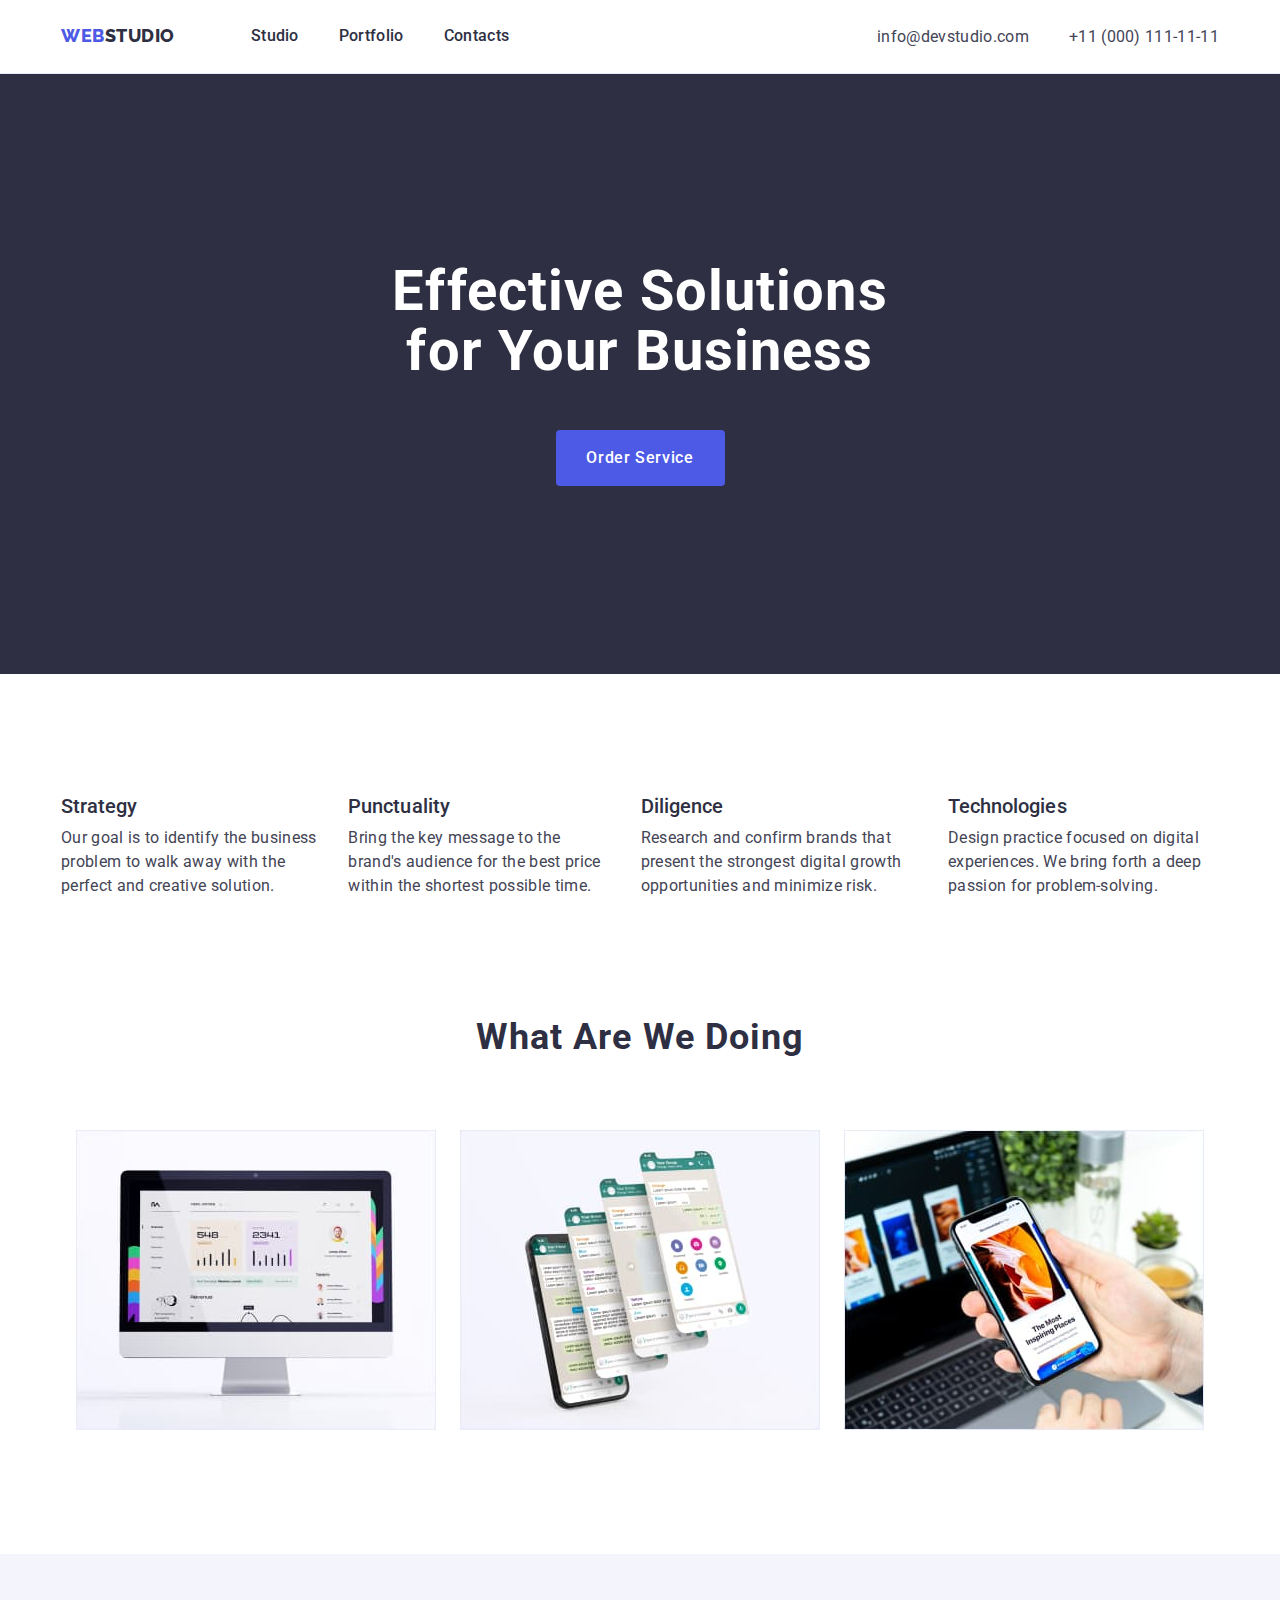
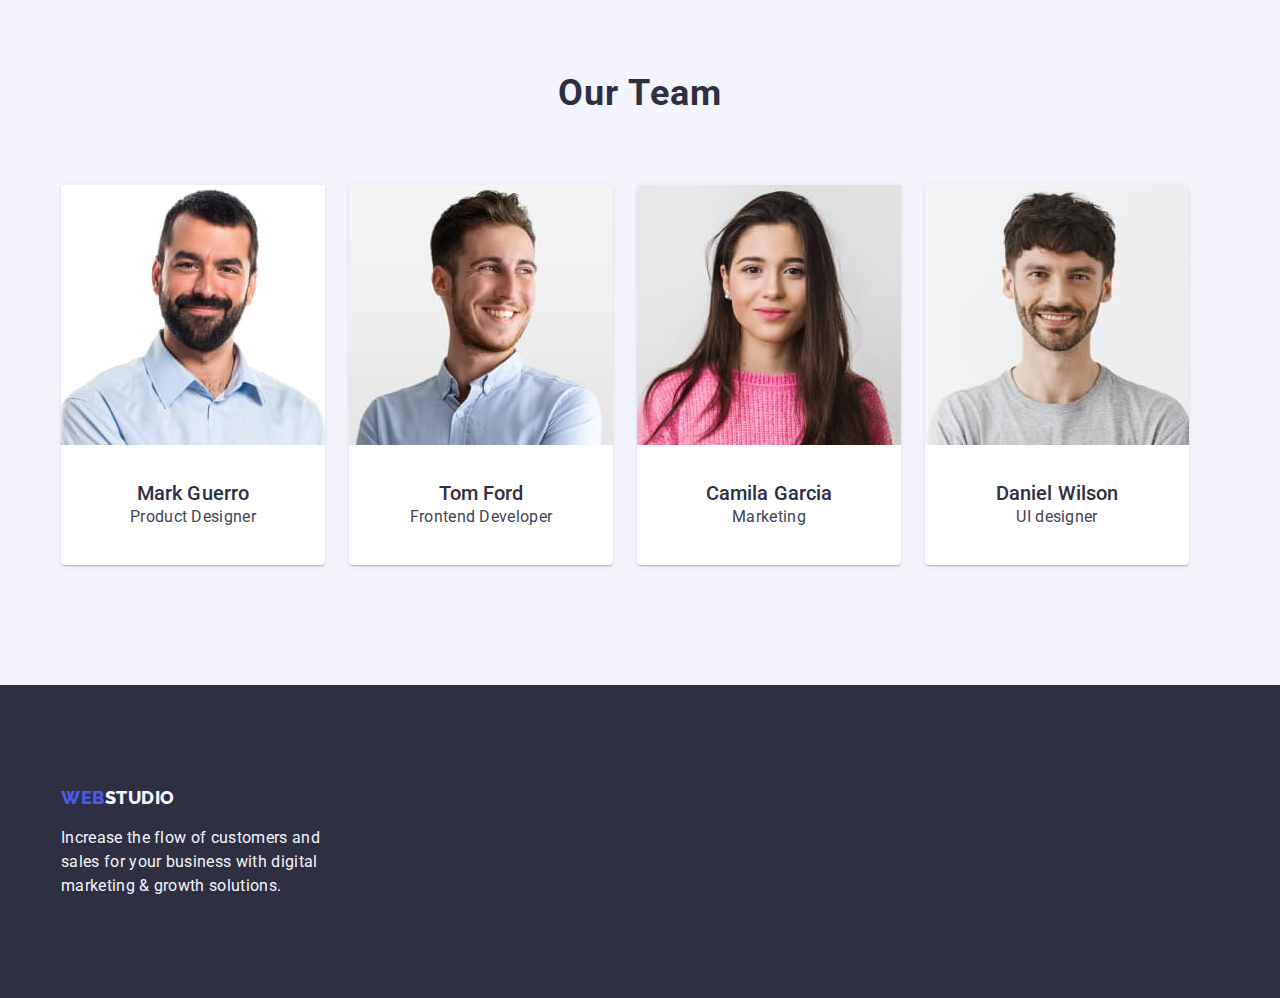
<file: index.html>
<!DOCTYPE html>
<html lang="en">

<head>
    <meta charset="UTF-8">
    <meta name="viewport" content="width=device-width, initial-scale=1.0">
    <title>Web Studio</title>
    
    <link rel="preconnect" href="https://fonts.googleapis.com" />
    <link rel="preconnect" href="https://fonts.gstatic.com" crossorigin />
    <link
        href="https://fonts.googleapis.com/css2?family=Raleway:wght@700&family=Roboto:wght@400;500;700;900&display=swap"
        rel="stylesheet" />
    <link rel="stylesheet" href="https://cdnjs.cloudflare.com/ajax/libs/modern-normalize/2.0.0/modern-normalize.min.css"
            integrity="sha512-4xo8blKMVCiXpTaLzQSLSw3KFOVPWhm/TRtuPVc4WG6kUgjH6J03IBuG7JZPkcWMxJ5huwaBpOpnwYElP/m6wg=="
            crossorigin="anonymous" referrerpolicy="no-referrer" />
    <link rel="stylesheet" href="CSS/styles.css" />
        </head>

<body>
    <header class="header">
        <div class="topline container">
            <nav class="menu">
                <a class="logo_web" href="index.html"><span>Web</span><span class="logo_studio">Studio</span></a>
                
                <ul class="menu-nav list">
                    <li><a class="button" href="index.html">Studio</a></li>
                    <li><a class="button" href="portfolio.html">Portfolio</a></li>
                    <li><a class="button" href="#">Contacts</a></li>
                </ul>
            </nav>
            <ul class="contact list">
                <li><a class="button" href="mailto:info@devstudio.com">info@devstudio.com</a></li>
                <li><a class="button call" href="tel:+11(000)1111111">+11 (000) 111-11-11</a></li>
            </ul>
        </div>
    </header>
<main>
<!--hero -->
    <section class="hero hero_section">
        <div class="container">
            <h1>Effective Solutions<br>for Your Business</h1>
            <button class="hero_button" type="button">Order Service</button>
        </div>
    </section>
<!-- SECTION 1-->
    <section class="section">
        <div class="container">
            <ul class="virtues list">
                <li class="feature">
                    <h3>Strategy</h3>
                    <p>Our goal is to identify the business
                    problem to walk away with the perfect and creative solution.</p>
                </li>
                <li>
                    <h3>Punctuality</h3>
                    <p>Bring the key message to the brand's audience for the best price within the shortest possible time.</p>
                </li>
                <li>
                    <h3>Diligence</h3>
                    <p>Research and confirm brands that present the strongest digital growth opportunities and minimize risk.</p>
                </li>
                <li>
                    <h3>Technologies</h3>
                    <p>Design practice focused on digital experiences. We bring forth a deep passion for problem-solving.</p>
                </li>
            </ul>
        </div>
    </section>
<!-- what are we doing -->
    <section class="section reduced-margin">
        <div class="section2 container">
            <h2>What Are We Doing</h2>
            <ul class="about list">
                <li><img src="./images/what-we-do/img-1.jpg" alt="website-design" width="360" height="300"/></li>
                <li><img src="./images/what-we-do/img-2.jpg" alt="application-layers" width="360" height="300"></li>
                <li><img src="./images/what-we-do/img-3.jpg" alt="responsive-design" width="360" height="300"></li>
            </ul>
        </div>
    </section>

<!-- OUR TEAM -->
    <section class="our-team section">
        <div class="container">
            <h2>Our Team</h2>
            <ul class="our-team_figures list">
                <li>
                    <figure class="our-team_card">
                        <img src="./images/our-team/mark-guerrero.jpg" alt="a-professional" width="264" height="260">
            
                        <figcaption class="our-team_card-content">
                            <h3>Mark Guerro</h3>
                            <p>Product Designer</p>
                        </figcaption>
                    </figure>
                </li>
                <li>
                    <figure class="our-team_card">
                        <img src="./images/our-team/tom-ford.jpg" alt="smiling-teambuddy" width="264" height="260">
            
                        <figcaption class="our-team_card-content">
                            <h3>Tom Ford</h3>
                            <p>Frontend Developer</p>
                        </figcaption>
                    </figure>
                </li>
                <li>
                    <figure class="our-team_card">
                        <img src="./images/our-team/camila-garcia.jpg" alt="pink-sweater-marketing-face" width="264" height="260">
            
                        <figcaption class="our-team_card-content">
                            <h3>Camila Garcia</h3>
                            <p>Marketing</p>
                        </figcaption>
                    </figure>
                </li>
                <li>
                    <figure class="our-team_card">
                        <img src="./images/our-team/daniel-wilson.jpg" alt="casual-friendly-looking-guy" width="264" height="260">
            
                        <figcaption class="our-team_card-content">
                            <h3>Daniel Wilson</h3>
                            <p>UI designer</p>
                        </figcaption>
                    </figure>
                </li>
            </ul>
        </div>
    </section>
</main>
    
    <footer class="footer">
        <div class="container">
            <a class="logo_web" href="index.html"><span>Web</span><span class="logo_studio">Studio</span></a>
            <p class="footer_text">Increase the flow of customers and sales for your business with digital marketing & growth solutions.</p>
        </div>
    </footer>
</body>
</html>
</file>
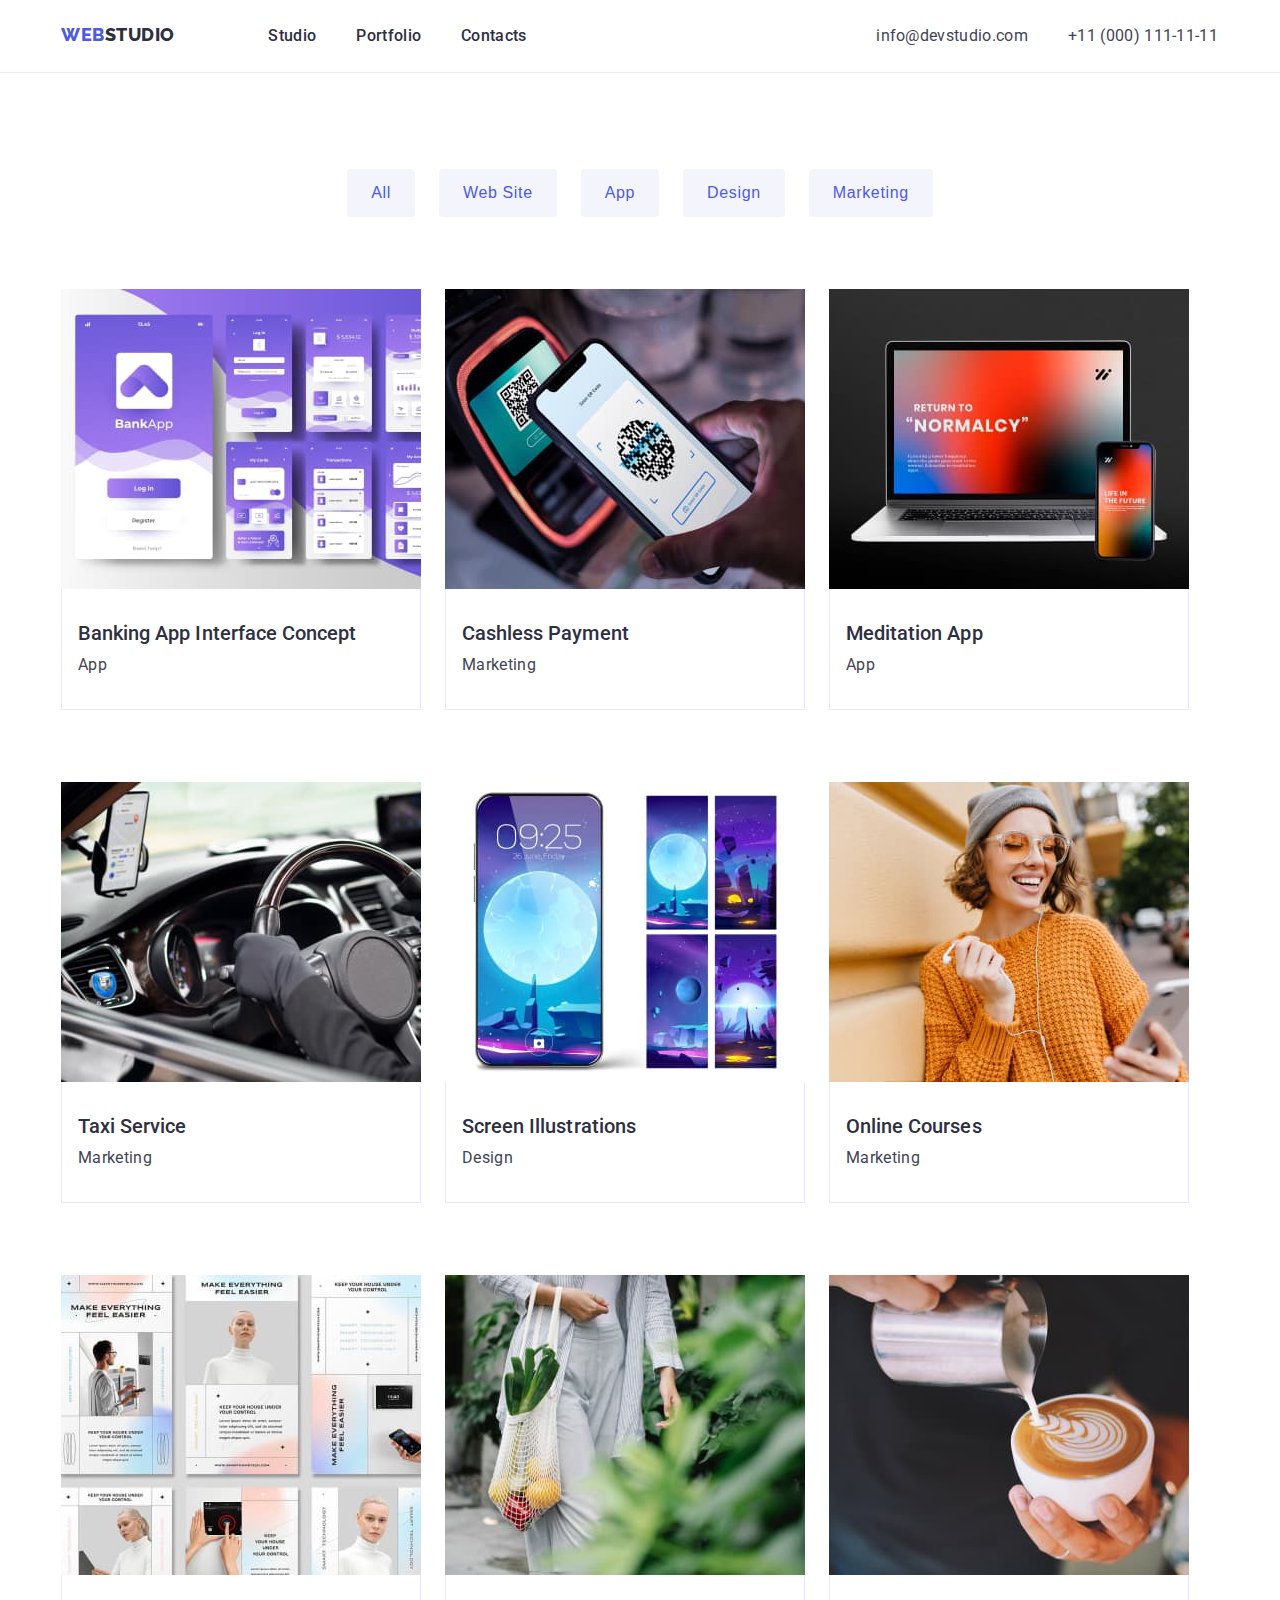
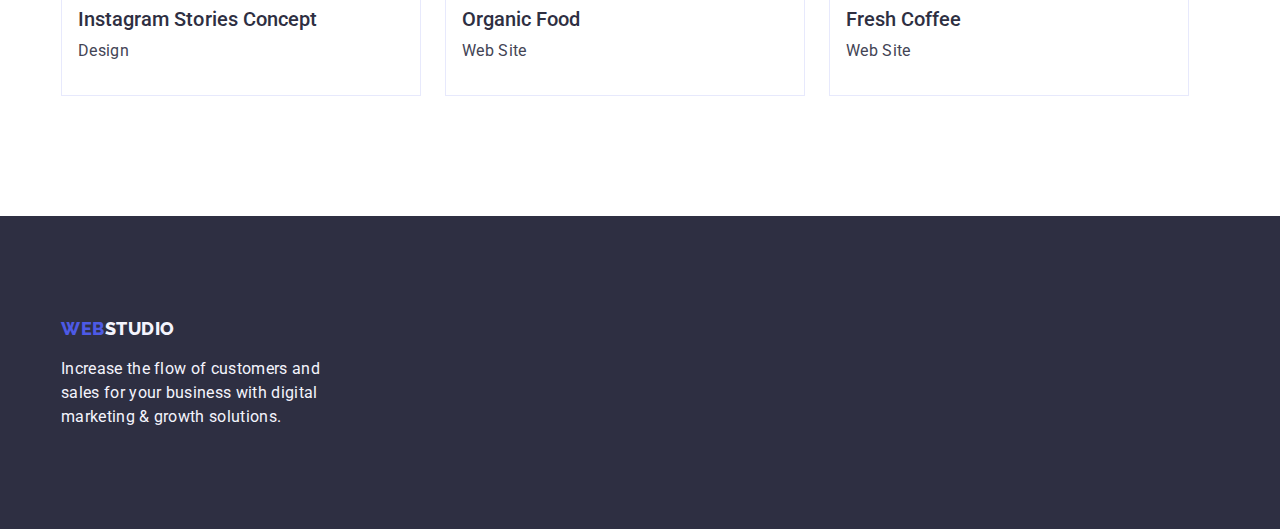
<file: portfolio.html>
<!DOCTYPE html>
<html lang="en">
<head>
    <meta charset="UTF-8">
    <meta name="viewport" content="width=device-width, initial-scale=1.0">
    <title>Portfolio</title>

    <link rel="preconnect" href="https://fonts.googleapis.com" />
    <link rel="preconnect" href="https://fonts.gstatic.com" crossorigin />
    <link
        href="https://fonts.googleapis.com/css2?family=Raleway:wght@700&family=Roboto:wght@400;500;700;900&display=swap"
        rel="stylesheet" />
    <link rel="stylesheet" href="https://cdnjs.cloudflare.com/ajax/libs/modern-normalize/2.0.0/modern-normalize.min.css"
        integrity="sha512-4xo8blKMVCiXpTaLzQSLSw3KFOVPWhm/TRtuPVc4WG6kUgjH6J03IBuG7JZPkcWMxJ5huwaBpOpnwYElP/m6wg=="
        crossorigin="anonymous" referrerpolicy="no-referrer" />
    <link rel="stylesheet" href="CSS/styles.css" />
</head>

<body>
    <header>
        <div class="topline container">
            <a class="logo_web" href="index.html"><span>Web</span><span class="logo_studio">Studio</span>
            </a>
            <nav class="menu">
                <ul class="menu-nav list">
                    <li><a class="button" href="index.html">Studio</a></li>
                    <li><a class="button" href="portfolio.html">Portfolio</a></li>
                    <li><a class="button" href="#">Contacts</a></li>
                </ul>
            </nav>
            <div class="contact">
                <a class="button" href="mailto:info@devstudio.com">info@devstudio.com</a>
                <a class="button call" href="tel:+11(000)1111111">+11 (000) 111-11-11</a>
            </div>
        </div>
    </header>
<main>
    <section class="section">
        <div class="container">
            <ul class="filters list">
                <li><button type="button">All</button></li>
                <li><button type="button">Web Site</button></li>
                <li><button type="button">App</button></li>
                <li><button type="button">Design</button></li>
                <li><button type="button">Marketing</button></li>
            </ul>
        </div>

    <div class="container gallery">
            <ul class="list">
                <li>
                    <figure class="gallery_card">
                        <img src="images/portfolio/p-r1-img1.jpg" width="360" height="300" alt="interface of the app">
                        <figcaption class="gallery_card-content">
                            <h3>Banking App Interface Concept</h3>
                            <p>App</p>
                        </figcaption>
                    </figure>
                </li>
                <li>
                    <figure class="gallery_card">
                        <img src="images/portfolio/p-r1-img2.jpg" width="360" height="300" alt="paying-with-your-phone">
                        <figcaption class="gallery_card-content">
                            <h3>Cashless Payment</h3>
                            <p>Marketing</p>
                        </figcaption>
                    </figure>
                </li>
                <li>
                    <figure class="gallery_card">
                        <img src="images/portfolio/p-r1-img3.jpg" width="360" height="300" alt="laptop-and-a-phone">
                        <figcaption class="gallery_card-content">
                            <h3>Meditation App</h3>
                            <p>App</p>
                        </figcaption>
                    </figure>
                </li>
                <li>
                    <figure class="gallery_card">
                        <img src="images/portfolio/p-r2-img1.jpg" width="360" height="300" alt="taxi-driver-using-an-app">
                        <figcaption class="gallery_card-content">
                            <h3>Taxi Service</h3>
                            <p>Marketing</p>
                        </figcaption>
                    </figure>
                </li>
                <li>
                    <figure class="gallery_card">
                        <img src="images/portfolio/p-r2-img2.jpg" width="360" height="300" alt="backgrounds">
                        <figcaption class="gallery_card-content">
                            <h3>Screen Illustrations</h3>
                            <p>Design</p>
                        </figcaption>
                    </figure>
                </li>
                <li>
                    <figure class="gallery_card">
                        <img src="images/portfolio/p-r2-img3.jpg" width="360" height="300" alt="a-girl-studying-from-her-phone">
                        <figcaption class="gallery_card-content">
                            <h3>Online Courses</h3>
                            <p>Marketing</p>
                        </figcaption>
                    </figure>
                </li>
                <li>
                    <figure class="gallery_card">
                        <img src="images/portfolio/p-r3-img1.jpg" width="360" height="300" alt="design-of-versions-of-the-stories">
                        <figcaption class="gallery_card-content">
                            <h3>Instagram Stories Concept</h3>
                            <p>Design</p>
                        </figcaption>
                    </figure>
                </li>
                <li>
                    <figure class="gallery_card">
                        <img src="images/portfolio/p-r3-img2.jpg" width="360" height="300" alt="a-woman-with-organic-purchase">
                        <figcaption class="gallery_card-content">
                            <h3>Organic Food</h3>
                            <p>Web Site</p>
                        </figcaption>
                    </figure>
                </li>
                <li>
                    <figure class="gallery_card">
                        <img src="images/portfolio/p-r3-img3.jpg" width="360" height="300" alt="barista-pouring-cappucino-art">
                        <figcaption class="gallery_card-content">
                            <h3>Fresh Coffee</h3>
                            <p>Web Site</p>
                        </figcaption>
                    </figure>
                </li>
            </ul>
    </div>
</section>
</main>
    <footer class="footer">
        <div class="container">
            <a class="logo_web" href="index.html"><span>Web</span><span class="logo_studio">Studio</span></a>
            <p class="footer_text">Increase the flow of customers and sales for your business with digital marketing &
                growth solutions.</p>
        </div>
    </footer>
</body>
</html>
</file>
<file: CSS/styles.css>
:root {
  --primary-brand: #4d5ae5;
  --pressed-state: #404bbf;
  --dark: #2e2f42;
  --success: #31d0aa;
  --text: #434455;
  --subtle-text: #8e8f99;
  --accent: #e7e9fc;
  --light: #f4f4fd;
  --modal-overlay: #2e2f4266;
  --hero-background: #2e2f42b2;
  --white-background: #ffffff;
  --modal-background: #fcfcfc;
}

/* MARGIN RESEST*/
*,
*::before,
*::after {
  margin: 0;
  padding: 0;
}

body {
  font-family: "Roboto", sans-serif;
  color: var(--text);
}

header {
  border-bottom: var(--accent) 1px solid;
}

p {
  font-size: 16px;
  line-height: 1.5;
  letter-spacing: 0.02em;
  color: var(--text);
}

h2 {
  font-size: 36px;
  font-weight: 700;
  line-height: 1.1;
  letter-spacing: 0.03em;
  text-align: center;
  color: var(--dark);
}

h3 {
  font-size: 20px;
  font-weight: 500;
  line-height: 1.2;
  letter-spacing: 0.04px;
  color: var(--dark);
}

/* AUXILIARY CLASSES */

.container {
  max-width: 1158px;
  margin: 0 auto;
  padding: 0 15px 0 15px;
}

.section {
  padding-top: 120px;
  padding-bottom: 120px;
}

.hero_section {
  padding-top: 188px;
  padding-bottom: 188px;
}

.list {
  list-style: none;
}

.button {
  text-decoration: none;
  cursor: pointer;
  font-family: "Roboto";
}

.button:hover,
.button:focus {
  color: var(--pressed-state);
}

/* MENU */

.topline {
  display: flex;
  align-items: baseline;
  justify-content: space-between;
  padding: 24px 0;
  flex-wrap: nowrap;
}

/* TOPLINE */

.logo_web,
.logo_studio {
  text-decoration: none;
  color: var(--primary-brand);
  font-family: "Raleway";
  text-transform: uppercase;
  text-transform: bold;
  font-weight: 800;
  font-size: 18px;
  line-height: 1.2;
  letter-spacing: 0.03em;
}

.logo_studio {
  color: var(--dark);
  margin-right: 76px;
}

.menu {
  display: flex;
  align-items: center;
}

.menu-nav {
  display: flex;
  gap: 40px;
  margin-right: 332px;
}

.contact {
  display: flex;
  gap: 40px;
  align-items: center;
}

.contact a {
  font-family: inherit;
  line-height: 1.5;
  letter-spacing: 0.02em;
  color: var(--text);
}

.contact .call {
  width: 151px;
  height: 24px;
}

/* NAVBAR BUTTONS */

.menu .button {
  font-family: inherit;
  font-size: 16px;
  font-weight: 500;
  line-height: 1.5;
  letter-spacing: 0.02em;
  color: var(--dark);
}

.menu .button:hover,
.menu .button:focus {
  color: var(--pressed-state);
}

/* HERO */

.hero {
  background-color: var(--dark);
}

.hero .container {
  display: flex;
  flex-direction: column;
  align-items: center;
  gap: 48px;
}

.hero h1 {
  text-align: center;
  color: var(--white-background);
  font-size: 56px;
  font-style: normal;
  font-weight: 700;
  line-height: 1.07;
  letter-spacing: 1.12px;

  max-width: 496px;
}

.hero_button {
  text-decoration: none;
  cursor: pointer;
  font-family: "Roboto";
  background-color: var(--primary-brand);
  border: none;

  width: 169px;
  height: 56px;
  border-radius: 4px;
  box-shadow: rgba(46, 47, 66, 0.08);

  font-weight: 500;
  font-size: 16px;
  line-height: 1.5;
  letter-spacing: 0.04em;
  color: var(--white-background);
}

.hero_button:hover,
.hero_button:focus {
  background-color: var(--pressed-state);
  box-shadow: rgba(46, 47, 66, 0.16);
}

/* VIRTUES */

.virtues {
  display: flex;
  gap: 24px;
  align-items: flex-start;
}

.virtues p {
  margin-top: 8px;
}

/* WHAT ARE WE DOING */

.reduced-margin {
  margin-top: -120px;
}

.section2 {
  display: flex;
  flex-direction: column;
  justify-content: center;
  align-items: center;
  gap: 72px;
}

.about {
  display: flex;
  gap: 24px;
}

/* OUR TEAM */

.our-team {
  background-color: var(--light);
}

.our-team_figures {
  display: flex;
  gap: 24px;
  margin-top: 72px;
}

.our-team_card {
  display: inline-block;
  background-color: var(--white-background);
  border-radius: 0px 0px 4px 4px;
  box-shadow: 0px 2px 1px 0px rgba(46, 47, 66, 0.08),
    0px 1px 1px 0px rgba(46, 47, 66, 0.16),
    0px 1px 6px 0px rgba(46, 47, 66, 0.08);
  width: 264px;
  height: 380px;
}

.our-team_card-content {
  padding: 32px 16px 32px 16px;
  text-align: center;
  align-items: center;
}

/*FOOTER*/

.footer {
  background-color: var(--dark);
}

.footer .container {
  display: flex;
  flex-direction: column;
  padding-top: 101.5px;
  padding-bottom: 100px;
}

.footer_text {
  color: var(--light);
  width: 264px;
  height: 72px;
  margin-top: 17.5px;
}

.footer .logo_studio {
  color: var(--light);
}

/* PORTFOLIO */

.filters {
  margin-top: -24px;
  display: flex;
  justify-content: center;
  gap: 24px;
  padding-bottom: 72px;
}

.gallery {
  margin-top: -24px;
  margin-bottom: -24px;
}

.gallery_card {
  margin-bottom: 24px;
  margin-top: 24px;
}

.gallery .list {
  display: flex;
  flex-direction: row;
  flex-wrap: wrap;
  gap: 24px;
}

.gallery_card-content {
  display: flex;
  height: 120px;
  padding: 0px 16px;
  flex-direction: column;
  justify-content: center;
  align-items: flex-start;
  gap: 8px;

  border: 1px solid;
  border-color: var(--accent);
  border-top: none;
  background-color: var(--white-background);
}

.gallery img {
  display: block;
}

.filters button {
  background-color: var(--light);
  border: 1px;
  border-color: var(--accent);
  border-radius: 4px;

  color: var(--primary-brand);
  font-size: 16px;
  font-weight: 500;
  line-height: 1.5;
  letter-spacing: 0.04em;

  display: flex;
  padding: 12px 24px;
  justify-content: center;
  align-items: center;
}

.filters button:hover,
.filters button:focus {
  background-color: var(--pressed-state);
  box-shadow: rgba(0, 0, 0, 0.12);
  color: var(--white-background);
}
</file>
